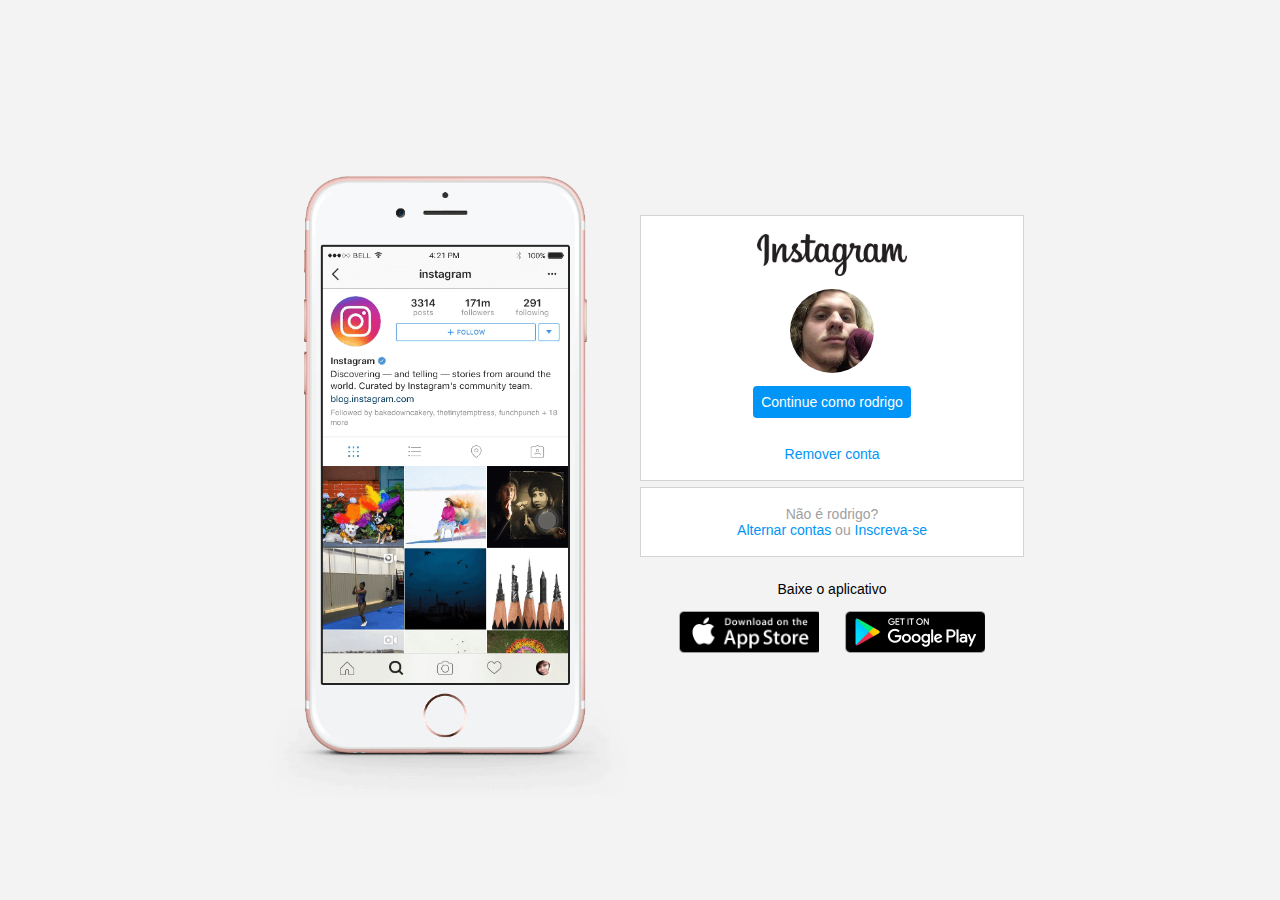
<file: index.html>
<!DOCTYPE html>
<html lang="en">
<head>
    <meta charset="UTF-8">
    <meta name="viewport" content="width=device-width, initial-scale=1.0">
    <link rel="stylesheet" href="style.css">
    <title>Instagram</title>
</head>
<body>
    <div class="instagram-wrapper">
        <div class="instagram-phone">
            <img src="./img/instagram-celular.png" alt="celular">
        </div>
        <div class="instagram-continue">
            <div class="group">
                <img src="./img/instagram-logo.png" class="instagram-logo" alt="instagram logo">
                <div class="profile-photo">
                    <img src="./img/imagem_perfil.jpg" alt="foto de perfil">
                </div>
                <a href="#" class="instagram-login">Continue como rodrigo</a>
                <a href="#" class="instagram-logout">Remover conta</a>
            </div>
            <div class="group">
                <p class="not-account">Não é rodrigo?</p>
                <p class="not-account">
                    <span class="link-blue">Alternar contas</span>
                    ou
                    <span class="link-blue">Inscreva-se</span>
                </p>
            </div>
            <div class="get-the-app">
                <p class="get-app">Baixe o aplicativo</p>
                <div class="download">
                    <a href="#" class="app-download"></a>
                    <a href="#" class="app-download"></a>
                </div>
            </div>
        </div>
    </div>
</body>
</html>
</file>
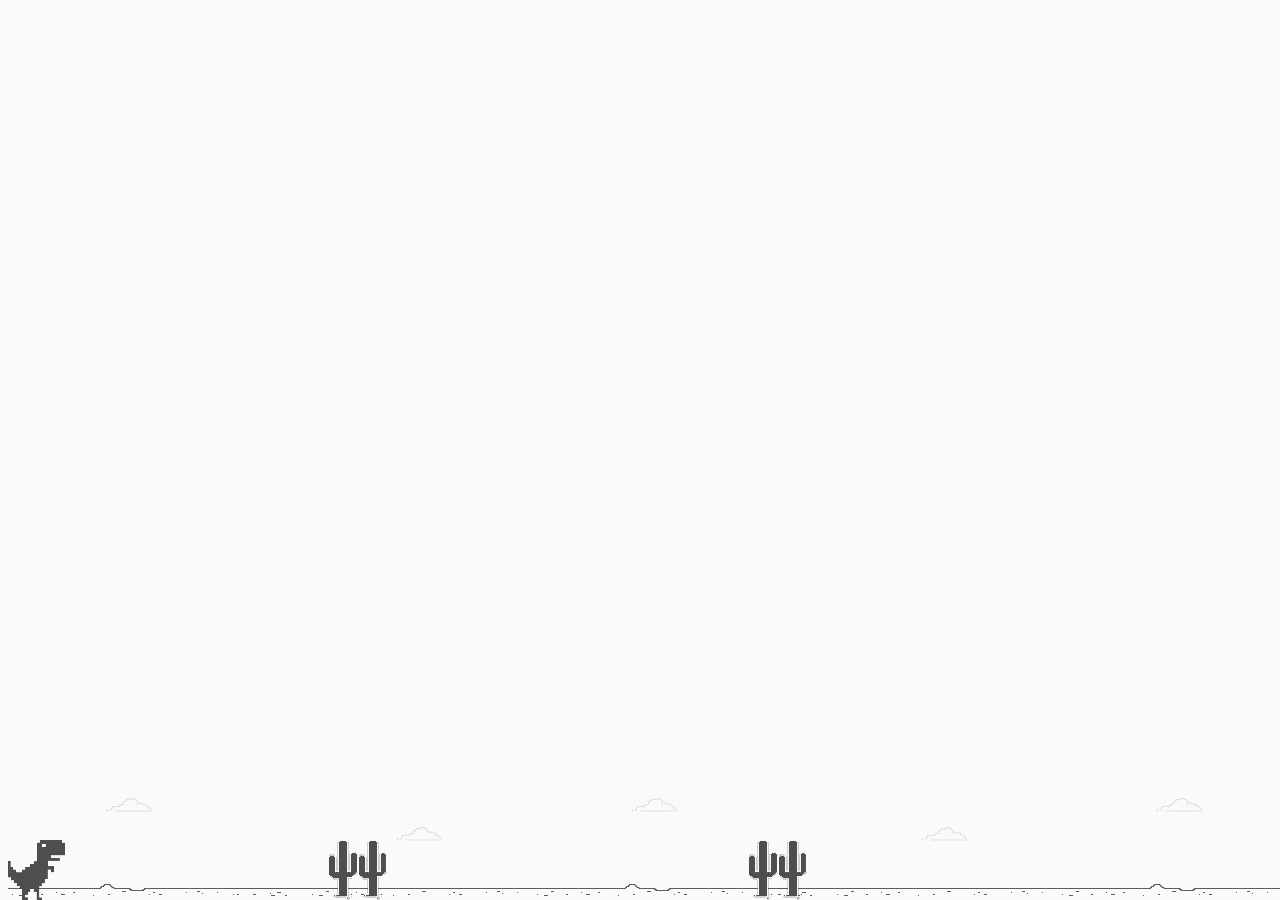
<file: 2 - dino-game/index.html>
<!DOCTYPE html>
<html lang="en">

<head>
    <meta charset="UTF-8">
    <meta http-equiv="X-UA-Compatible" content="IE=edge">
    <meta name="viewport" content="width=device-width, initial-scale=1.0">

    <link rel="stylesheet" href="style.css">
    <script src="script.js" charset="UTF-8" defer></script>

    <title>Dino game</title>
</head>

<body>
    <div class="background">
        <div class="dino"></div>
    </div>
</body>

</html>
</file>
<file: style.css>
* {
    padding: 0;
    margin: 0;
    box-sizing: border-box;
    text-decoration: none;
    font-family: sans-serif;
    font-size: 14px;
}

body {
    width: 100%;
    min-height: 100vh;
    background-color: rgb(243, 243, 243);
    margin: 0;
    padding: 0;
    display: flex;
    justify-content: center;
}

.instagram-wrapper {
    display: flex;
    align-items: center;
    justify-content: start;
    width: 60%;
    height: 100vh;
}

.instagram-phone {
    display: flex;
    align-items: center;
    justify-content: center;
    width: 50%;
}

.instagram-phone img {
    height: 50rem;
}

.instagram-continue {
    display: flex;
    align-items: center; /* horizontal */
    justify-content: space-around; /* vertical */
    flex-direction: column;
    width: 50%;
    min-height: 34rem;
}

.group {
    display: flex;
    justify-content: space-between;
    align-items: center;
    flex-direction: column;
    background-color: #ffffff;
    width: 100%;
    padding: 1.3rem 0;
    border: 1px solid lightgray;
}

.group:nth-child(1) {
    min-height: 19rem;
}

.instagram-logo {
    height: 3rem;
}

.profile-photo {
    display: flex;
    justify-content: center;
    align-items: center;
    border-radius: 50%;
    overflow: hidden;
}

.profile-photo img {
    height: 6rem;
}

.instagram-login {
    background-color: #0095f6;
    color: #ffffff;
    padding: 8px;
    border-radius: 4px;
}

.instagram-logout {
    color: #0095f6;
    margin-top: 1rem;
}

.not-account {
    color: rgb(160, 160, 160);
}

.link-blue {
    color: #0095f6;
}

.get-the-app {
    display: flex;
    flex-direction: column;
    align-items: center;
    justify-content: center;
    width: 100%;
    padding: 1.3rem 0;
}

.download {
    display: flex;
    width: 100%;
    justify-content: space-evenly;
    align-items: center;
    padding: 1rem;
}

.app-download {
    height: 3rem;
    width: 10rem;
    background-size: cover;
}

.app-download:nth-child(1) {
    background-image: url('./img/apple-button.png');
}

.app-download:nth-child(2) {
    background-image: url('./img/googleplay-button.png');
}

/* media queries */


@media (max-width: 1024px) {
    .instagram-wrapper {
        width: 90%;
    }
}

@media (max-width: 650px) {
    body {
        background-color: #ffffff;
    }

    .instagram-wrapper {
        width: 90%;
    }

    .instagram-phone {
        display: none;
    }

    .instagram-continue {
        width: 100%;
    }
    
    .group {
        border: 1px solid transparent;
    }
}
</file>
<file: 2 - dino-game/style.css>
body {
    background: #fafafa;
}

.dino {
    width: 60px;
    height: 60px;
    background-image: url('img/dino.png');
    position: absolute;
    bottom: 0;
}

.cactus {
    position: absolute;
    width: 60px;
    height: 60px;
    bottom: 0;
    background-image: url('img/cactus.png');
}

.game-over {
    text-align: center;
    margin-top: 5rem;
    font-family: 'Franklin Gothic Medium', 'Arial Narrow', Arial, sans-serif;
}

@keyframes slideRight {
    from {
        background-position: 7000%;
    }

    to {
        background-position: 0;
    }
}

.background {
    position: absolute;
    bottom: 0;
    background-image: url('img/background.png');
    background-repeat: repeat-x;
    animation: slideRight 600ms infinite linear;
    width: 100%;
    height: 200px;
}
</file>
